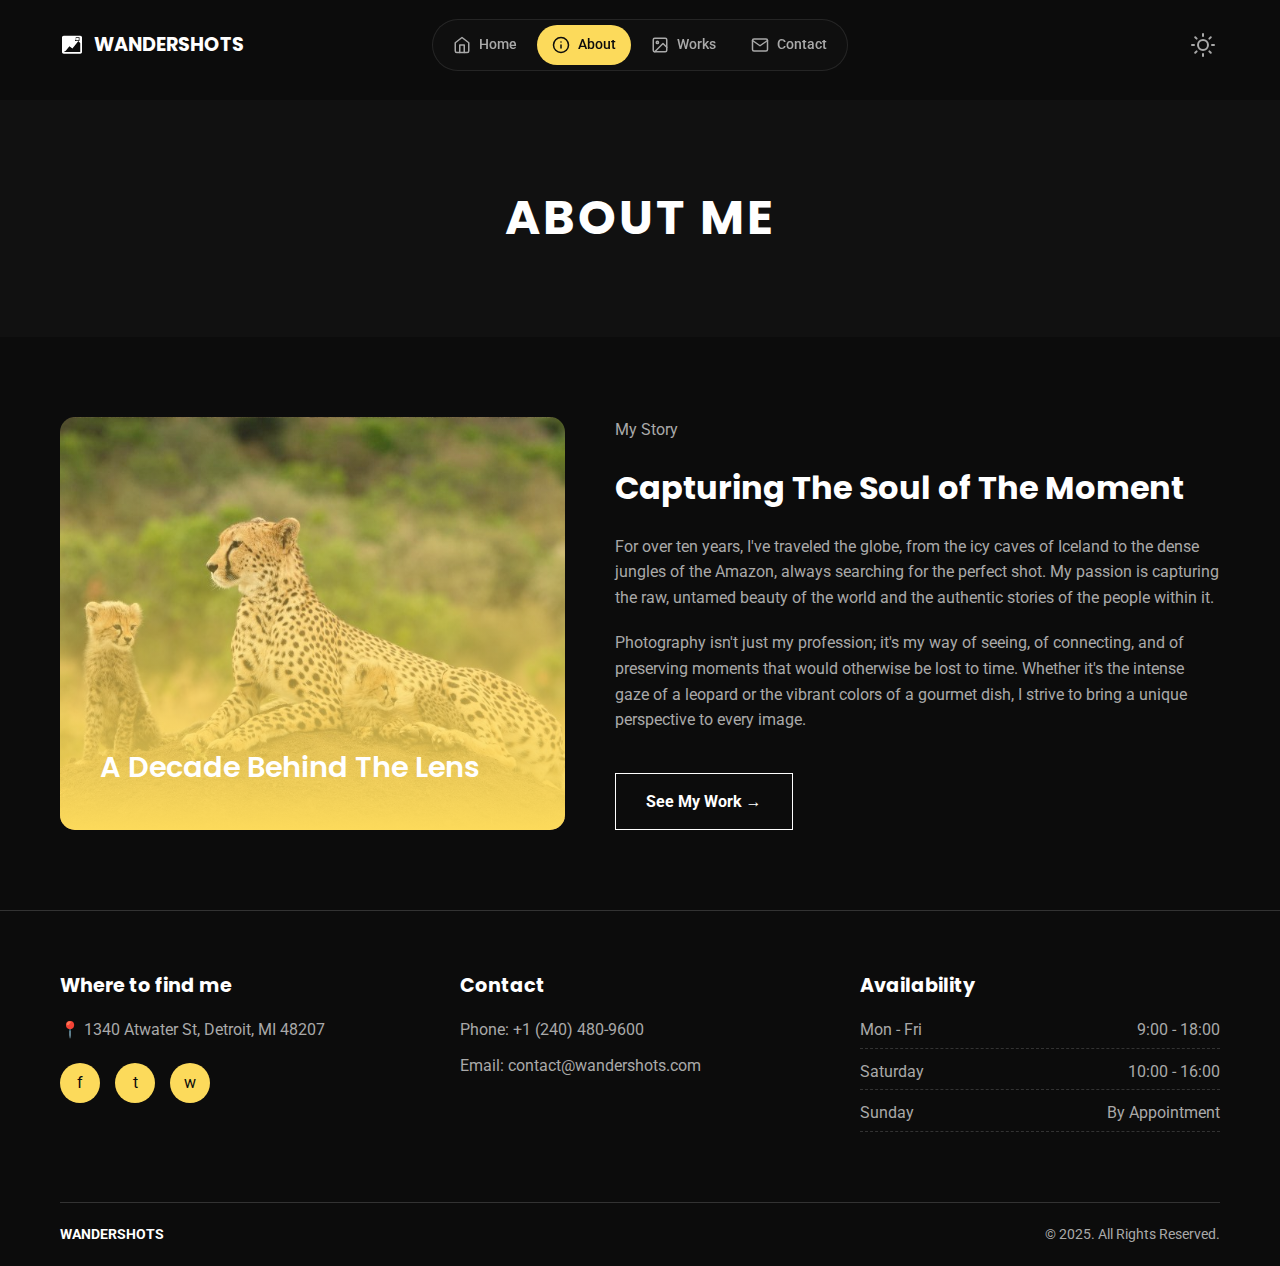
<file: about.html>
<!DOCTYPE html>
<html lang="en">
<head>
    <meta charset="UTF-8">
    <meta name="viewport" content="width=device-width, initial-scale=1.0">
    <title>About | WANDERSHOTS</title>
    <link rel="stylesheet" href="css/style.css">
    <link rel="preconnect" href="https://fonts.googleapis.com">
    <link rel="preconnect" href="https://fonts.gstatic.com" crossorigin>
    <link href="https://fonts.googleapis.com/css2?family=Dancing+Script:wght@700&family=Poppins:wght@400;700&family=Roboto:wght@400;500&display=swap" rel="stylesheet">
    <script>
      // Set theme instantly to avoid FOUC
      (function() {
        const theme = localStorage.getItem('theme');
        const prefersDark = window.matchMedia && window.matchMedia('(prefers-color-scheme: dark)').matches;
        if (theme === 'light') {
          document.documentElement.setAttribute('data-theme', 'light');
        } else if (theme === 'dark' || prefersDark) {
          document.documentElement.setAttribute('data-theme', 'dark');
        } else {
          document.documentElement.setAttribute('data-theme', 'dark');
        }
      })();
    </script>
</head>
<body>

    <header>
        <div class="container">
            <!-- Mobile Menu Toggle (Hamburger) -->
            <button class="mobile-menu-toggle" aria-label="Open navigation menu" aria-expanded="false">
                <svg class="hamburger-icon" xmlns="http://www.w3.org/2000/svg" width="24" height="24" viewBox="0 0 24 24" fill="none" stroke="currentColor" stroke-width="2" stroke-linecap="round" stroke-linejoin="round"><line x1="3" y1="12" x2="21" y2="12"></line><line x1="3" y1="6" x2="21" y2="6"></line><line x1="3" y1="18" x2="21" y2="18"></line></svg>
                <svg class="close-icon" xmlns="http://www.w3.org/2000/svg" width="24" height="24" viewBox="0 0 24 24" fill="none" stroke="currentColor" stroke-width="2" stroke-linecap="round" stroke-linejoin="round"><line x1="18" y1="6" x2="6" y2="18"></line><line x1="6" y1="6" x2="18" y2="18"></line></svg>
            </button>

            <a href="index.html" class="logo">
                <svg class="logo-icon" width="24" height="24" viewBox="0 0 24 24" fill="none" xmlns="http://www.w3.org/2000/svg">
                    <path d="M16.125 7.5H18.75V5.25H16.125V7.5Z" fill="currentColor"/>
                    <path d="M12 12C13.2426 12 14.25 11.0335 14.25 9.75C14.25 8.4665 13.2426 7.5 12 7.5C10.7574 7.5 9.75 8.4665 9.75 9.75C9.75 11.0335 10.7574 12 12 12Z" fill="currentColor"/>
                    <path fill-rule="evenodd" clip-rule="evenodd" d="M3.75 3H20.25C21.2165 3 22 3.7835 22 4.75V19.25C22 20.2165 21.2165 21 20.25 21H3.75C2.7835 21 2 20.2165 2 19.25V4.75C2 3.7835 2.7835 3 3.75 3ZM15 7.5C15.4142 7.5 15.75 7.16421 15.75 6.75V4.5H19.5V8.25H15V7.5ZM5.75971 18L9.40971 13.5L12.4097 15.75L18.4097 8.25L20.25 10.5V19.25H3.75L5.75971 18Z" fill="currentColor"/>
                </svg>                    
                <span>WANDERSHOTS</span>
            </a>

            <!-- Navigation Links (Desktop and Mobile Dropdown Content) -->
            <nav class="main-nav">
                <ul>
                    <li><a href="index.html">
                        <svg xmlns="http://www.w3.org/2000/svg" width="24" height="24" viewBox="0 0 24 24" fill="none" stroke="currentColor" stroke-width="2" stroke-linecap="round" stroke-linejoin="round" class="nav-icon"><path d="M3 9l9-7 9 7v11a2 2 0 0 1-2 2H5a2 2 0 0 1-2-2z"></path><polyline points="9 22 9 12 15 12 15 22"></polyline></svg>
                        <span>Home</span>
                    </a></li>
                    <li><a href="about.html" class="active">
                        <svg xmlns="http://www.w3.org/2000/svg" width="24" height="24" viewBox="0 0 24 24" fill="none" stroke="currentColor" stroke-width="2" stroke-linecap="round" stroke-linejoin="round" class="nav-icon"><circle cx="12" cy="12" r="10"></circle><line x1="12" y1="16" x2="12" y2="12"></line><line x1="12" y1="8" x2="12.01" y2="8"></line></svg>
                        <span>About</span>
                    </a></li>
                    <li><a href="works.html">
                        <svg xmlns="http://www.w3.org/2000/svg" width="24" height="24" viewBox="0 0 24 24" fill="none" stroke="currentColor" stroke-width="2" stroke-linecap="round" stroke-linejoin="round" class="nav-icon"><rect x="3" y="3" width="18" height="18" rx="2" ry="2"></rect><circle cx="8.5" cy="8.5" r="1.5"></circle><polyline points="21 15 16 10 5 21"></polyline></svg>
                        <span>Works</span>
                    </a></li>
                    <li><a href="contact.html">
                        <svg xmlns="http://www.w3.org/2000/svg" width="24" height="24" viewBox="0 0 24 24" fill="none" stroke="currentColor" stroke-width="2" stroke-linecap="round" stroke-linejoin="round" class="nav-icon"><path d="M4 4h16c1.1 0 2 .9 2 2v12c0 1.1-.9 2-2 2H4c-1.1 0-2-.9-2-2V6c0-1.1.9-2 2-2z"></path><polyline points="22,6 12,13 2,6"></polyline></svg>
                        <span>Contact</span>
                    </a></li>
                </ul>
            </nav>
            
            <!-- Theme Toggle -->
            <button id="theme-toggle" title="Toggle light/dark mode">
                <svg class="sun-icon" xmlns="http://www.w3.org/2000/svg" width="24" height="24" viewBox="0 0 24 24" fill="none" stroke="currentColor" stroke-width="2" stroke-linecap="round" stroke-linejoin="round"><circle cx="12" cy="12" r="5"></circle><line x1="12" y1="1" x2="12" y2="3"></line><line x1="12" y1="21" x2="12" y2="23"></line><line x1="4.22" y1="4.22" x2="5.64" y2="5.64"></line><line x1="18.36" y1="18.36" x2="19.78" y2="19.78"></line><line x1="1" y1="12" x2="3" y2="12"></line><line x1="21" y1="12" x2="23" y2="12"></line><line x1="4.22" y1="19.78" x2="5.64" y2="18.36"></line><line x1="18.36" y1="5.64" x2="19.78" y2="4.22"></line></svg>
                <svg class="moon-icon" xmlns="http://www.w3.org/2000/svg" width="24" height="24" viewBox="0 0 24 24" fill="none" stroke="currentColor" stroke-width="2" stroke-linecap="round" stroke-linejoin="round"><path d="M21 12.79A9 9 0 1 1 11.21 3 7 7 0 0 0 21 12.79z"></path></svg>
            </button>
        </div>
    </header>

    <main class="page-main">
        <section class="page-hero">
            <h1>ABOUT ME</h1>
        </section>

        <section class="about-content container">
            <div class="about-image-styled" style="background-image: url('images/sample.jpg');">
                <h3>A Decade Behind The Lens</h3>
            </div>
            <div class="about-text">
                <p class="section-subtitle">My Story</p>
                <h2>Capturing The Soul of The Moment</h2>
                <p>For over ten years, I've traveled the globe, from the icy caves of Iceland to the dense jungles of the Amazon, always searching for the perfect shot. My passion is capturing the raw, untamed beauty of the world and the authentic stories of the people within it.</p>
                <p>Photography isn't just my profession; it's my way of seeing, of connecting, and of preserving moments that would otherwise be lost to time. Whether it's the intense gaze of a leopard or the vibrant colors of a gourmet dish, I strive to bring a unique perspective to every image.</p>
                <a href="works.html" class="btn-light">See My Work →</a>
            </div>
        </section>
    </main>

    <footer class="main-footer">
        <div class="container">
            <div class="footer-grid">
                <div class="footer-col">
                    <h4>Where to find me</h4>
                    <p>📍 1340 Atwater St, Detroit, MI 48207</p>
                    <div class="social-icons">
                        <a href="#">f</a>
                        <a href="#">t</a>
                        <a href="#">w</a>
                    </div>
                </div>
                <div class="footer-col">
                    <h4>Contact</h4>
                    <p>Phone: +1 (240) 480-9600</p>
                    <p>Email: contact@wandershots.com</p>
                </div>
                <div class="footer-col">
                    <h4>Availability</h4>
                    <ul class="availability-list">
                        <li><span>Mon - Fri</span> <span>9:00 - 18:00</span></li>
                        <li><span>Saturday</span> <span>10:00 - 16:00</span></li>
                        <li><span>Sunday</span> <span>By Appointment</span></li>
                    </ul>
                </div>
            </div>
            <div class="copyright">
                <a href="index.html" class="logo">WANDERSHOTS</a>
                <p>© 2025. All Rights Reserved.</p>
            </div>
        </div>
    </footer>
    <script src="js/script.js"></script>
</body>
</html>
</file>
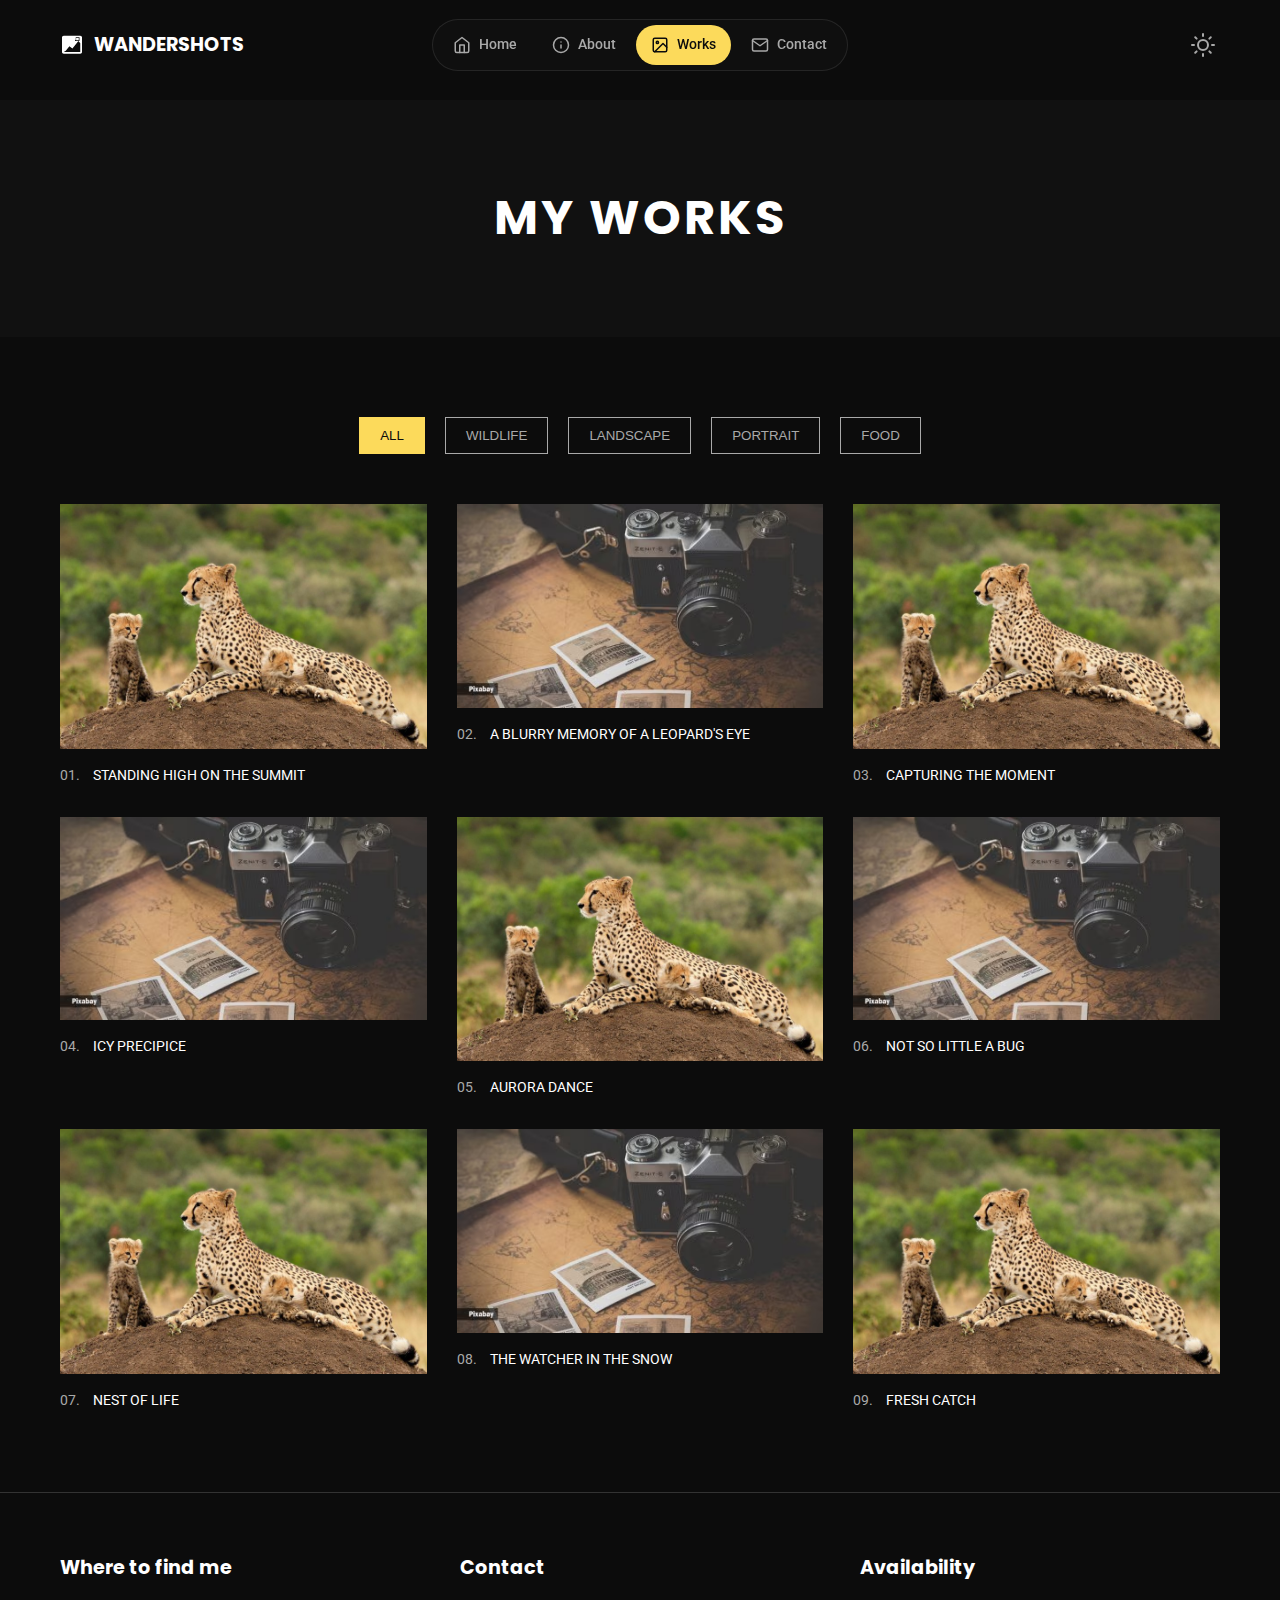
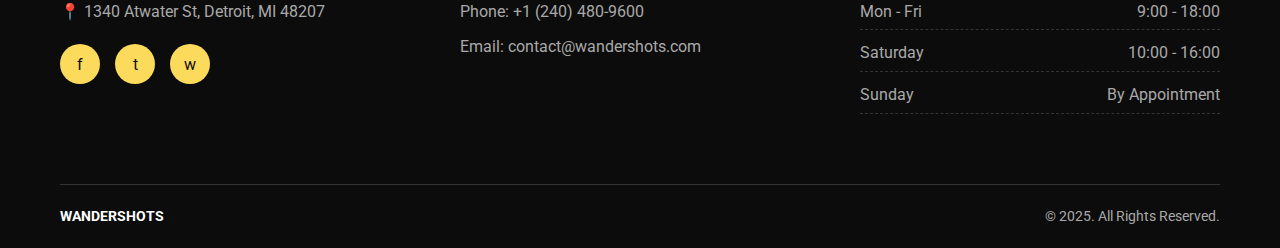
<file: works.html>
<!DOCTYPE html>
<html lang="en">
<head>
    <meta charset="UTF-8">
    <meta name="viewport" content="width=device-width, initial-scale=1.0">
    <title>Works | WanderShots</title>
    <link rel="stylesheet" href="css/style.css">
    <link rel="preconnect" href="https://fonts.googleapis.com">
    <link rel="preconnect" href="https://fonts.gstatic.com" crossorigin>
    <link href="https://fonts.googleapis.com/css2?family=Dancing+Script:wght@700&family=Poppins:wght@400;700&family=Roboto:wght@400;500&display=swap" rel="stylesheet">
    <script>
      // Set theme instantly to avoid FOUC
      (function() {
        const theme = localStorage.getItem('theme');
        const prefersDark = window.matchMedia && window.matchMedia('(prefers-color-scheme: dark)').matches;
        if (theme === 'light') {
          document.documentElement.setAttribute('data-theme', 'light');
        } else if (theme === 'dark' || prefersDark) {
          document.documentElement.setAttribute('data-theme', 'dark');
        } else {
          document.documentElement.setAttribute('data-theme', 'dark');
        }
      })();
    </script>
</head>
<body>

    <header>
        <div class="container">
            <!-- Mobile Menu Toggle (Hamburger) -->
            <button class="mobile-menu-toggle" aria-label="Open navigation menu" aria-expanded="false">
                <svg class="hamburger-icon" xmlns="http://www.w3.org/2000/svg" width="24" height="24" viewBox="0 0 24 24" fill="none" stroke="currentColor" stroke-width="2" stroke-linecap="round" stroke-linejoin="round"><line x1="3" y1="12" x2="21" y2="12"></line><line x1="3" y1="6" x2="21" y2="6"></line><line x1="3" y1="18" x2="21" y2="18"></line></svg>
                <svg class="close-icon" xmlns="http://www.w3.org/2000/svg" width="24" height="24" viewBox="0 0 24 24" fill="none" stroke="currentColor" stroke-width="2" stroke-linecap="round" stroke-linejoin="round"><line x1="18" y1="6" x2="6" y2="18"></line><line x1="6" y1="6" x2="18" y2="18"></line></svg>
            </button>

            <a href="index.html" class="logo">
                <svg class="logo-icon" width="24" height="24" viewBox="0 0 24 24" fill="none" xmlns="http://www.w3.org/2000/svg">
                    <path d="M16.125 7.5H18.75V5.25H16.125V7.5Z" fill="currentColor"/>
                    <path d="M12 12C13.2426 12 14.25 11.0335 14.25 9.75C14.25 8.4665 13.2426 7.5 12 7.5C10.7574 7.5 9.75 8.4665 9.75 9.75C9.75 11.0335 10.7574 12 12 12Z" fill="currentColor"/>
                    <path fill-rule="evenodd" clip-rule="evenodd" d="M3.75 3H20.25C21.2165 3 22 3.7835 22 4.75V19.25C22 20.2165 21.2165 21 20.25 21H3.75C2.7835 21 2 20.2165 2 19.25V4.75C2 3.7835 2.7835 3 3.75 3ZM15 7.5C15.4142 7.5 15.75 7.16421 15.75 6.75V4.5H19.5V8.25H15V7.5ZM5.75971 18L9.40971 13.5L12.4097 15.75L18.4097 8.25L20.25 10.5V19.25H3.75L5.75971 18Z" fill="currentColor"/>
                </svg>                    
                <span>WANDERSHOTS</span>
            </a>

            <!-- Navigation Links (Desktop and Mobile Dropdown Content) -->
            <nav class="main-nav">
                <ul>
                    <li><a href="index.html">
                        <svg xmlns="http://www.w3.org/2000/svg" width="24" height="24" viewBox="0 0 24 24" fill="none" stroke="currentColor" stroke-width="2" stroke-linecap="round" stroke-linejoin="round" class="nav-icon"><path d="M3 9l9-7 9 7v11a2 2 0 0 1-2 2H5a2 2 0 0 1-2-2z"></path><polyline points="9 22 9 12 15 12 15 22"></polyline></svg>
                        <span>Home</span>
                    </a></li>
                    <li><a href="about.html">
                        <svg xmlns="http://www.w3.org/2000/svg" width="24" height="24" viewBox="0 0 24 24" fill="none" stroke="currentColor" stroke-width="2" stroke-linecap="round" stroke-linejoin="round" class="nav-icon"><circle cx="12" cy="12" r="10"></circle><line x1="12" y1="16" x2="12" y2="12"></line><line x1="12" y1="8" x2="12.01" y2="8"></line></svg>
                        <span>About</span>
                    </a></li>
                    <li><a href="works.html" class="active">
                        <svg xmlns="http://www.w3.org/2000/svg" width="24" height="24" viewBox="0 0 24 24" fill="none" stroke="currentColor" stroke-width="2" stroke-linecap="round" stroke-linejoin="round" class="nav-icon"><rect x="3" y="3" width="18" height="18" rx="2" ry="2"></rect><circle cx="8.5" cy="8.5" r="1.5"></circle><polyline points="21 15 16 10 5 21"></polyline></svg>
                        <span>Works</span>
                    </a></li>
                    <li><a href="contact.html">
                        <svg xmlns="http://www.w3.org/2000/svg" width="24" height="24" viewBox="0 0 24 24" fill="none" stroke="currentColor" stroke-width="2" stroke-linecap="round" stroke-linejoin="round" class="nav-icon"><path d="M4 4h16c1.1 0 2 .9 2 2v12c0 1.1-.9 2-2 2H4c-1.1 0-2-.9-2-2V6c0-1.1.9-2 2-2z"></path><polyline points="22,6 12,13 2,6"></polyline></svg>
                        <span>Contact</span>
                    </a></li>
                </ul>
            </nav>
            
            <!-- Theme Toggle -->
            <button id="theme-toggle" title="Toggle light/dark mode">
                <svg class="sun-icon" xmlns="http://www.w3.org/2000/svg" width="24" height="24" viewBox="0 0 24 24" fill="none" stroke="currentColor" stroke-width="2" stroke-linecap="round" stroke-linejoin="round"><circle cx="12" cy="12" r="5"></circle><line x1="12" y1="1" x2="12" y2="3"></line><line x1="12" y1="21" x2="12" y2="23"></line><line x1="4.22" y1="4.22" x2="5.64" y2="5.64"></line><line x1="18.36" y1="18.36" x2="19.78" y2="19.78"></line><line x1="1" y1="12" x2="3" y2="12"></line><line x1="21" y1="12" x2="23" y2="12"></line><line x1="4.22" y1="19.78" x2="5.64" y2="18.36"></line><line x1="18.36" y1="5.64" x2="19.78" y2="4.22"></line></svg>
                <svg class="moon-icon" xmlns="http://www.w3.org/2000/svg" width="24" height="24" viewBox="0 0 24 24" fill="none" stroke="currentColor" stroke-width="2" stroke-linecap="round" stroke-linejoin="round"><path d="M21 12.79A9 9 0 1 1 11.21 3 7 7 0 0 0 21 12.79z"></path></svg>
            </button>
        </div>
    </header>

    <main class="page-main">
        <section class="page-hero">
            <h1>MY WORKS</h1>
        </section>

        <section class="works-gallery container">
            <div class="works-filters">
                <button class="filter-btn active" data-filter="all">All</button>
                <button class="filter-btn" data-filter="wildlife">Wildlife</button>
                <button class="filter-btn" data-filter="landscape">Landscape</button>
                <button class="filter-btn" data-filter="portrait">Portrait</button>
                <button class="filter-btn" data-filter="food">Food</button>
            </div>

            <div class="full-works-grid">
                <!-- Items will be filtered by JS -->
                <div class="work-item" data-category="landscape">
                    <img src="images/sample.jpg" alt="Skyscraper in fog">
                    <p><span>01.</span> STANDING HIGH ON THE SUMMIT</p>
                </div>
                <div class="work-item" data-category="wildlife">
                    <img src="images/sample2.jpg" alt="Leopard close-up">
                    <p><span>02.</span> A BLURRY MEMORY OF A LEOPARD'S EYE</p>
                </div>
                <div class="work-item" data-category="portrait">
                    <img src="images/sample.jpg" alt="Girl with camera">
                    <p><span>03.</span> CAPTURING THE MOMENT</p>
                </div>
                <div class="work-item" data-category="landscape">
                    <img src="images/sample2.jpg" alt="Person in an ice cave">
                    <p><span>04.</span> ICY PRECIPICE</p>
                </div>
                <div class="work-item" data-category="landscape">
                    <img src="images/sample.jpg" alt="Aurora Borealis">
                    <p><span>05.</span> AURORA DANCE</p>
                </div>
                <div class="work-item" data-category="wildlife">
                    <img src="images/sample2.jpg" alt="Bug on a plant">
                    <p><span>06.</span> NOT SO LITTLE A BUG</p>
                </div>
                <div class="work-item" data-category="wildlife">
                    <img src="images/sample.jpg" alt="Baby birds in a nest">
                    <p><span>07.</span> NEST OF LIFE</p>
                </div>
                <div class="work-item" data-category="wildlife">
                    <img src="images/sample2.jpg" alt="Deer in the snow">
                    <p><span>08.</span> THE WATCHER IN THE SNOW</p>
                </div>
                <div class="work-item" data-category="food">
                    <img src="images/sample.jpg" alt="Salmon Salad">
                    <p><span>09.</span> FRESH CATCH</p>
                </div>
            </div>
        </section>
    </main>

    <footer class="main-footer">
        <div class="container">
            <div class="footer-grid">
                <div class="footer-col">
                    <h4>Where to find me</h4>
                    <p>📍 1340 Atwater St, Detroit, MI 48207</p>
                    <div class="social-icons">
                        <a href="#">f</a>
                        <a href="#">t</a>
                        <a href="#">w</a>
                    </div>
                </div>
                <div class="footer-col">
                    <h4>Contact</h4>
                    <p>Phone: +1 (240) 480-9600</p>
                    <p>Email: contact@wandershots.com</p>
                </div>
                <div class="footer-col">
                    <h4>Availability</h4>
                    <ul class="availability-list">
                        <li><span>Mon - Fri</span> <span>9:00 - 18:00</span></li>
                        <li><span>Saturday</span> <span>10:00 - 16:00</span></li>
                        <li><span>Sunday</span> <span>By Appointment</span></li>
                    </ul>
                </div>
            </div>
            <div class="copyright">
                <a href="index.html" class="logo">WANDERSHOTS</a>
                <p>© 2025. All Rights Reserved.</p>
            </div>
        </div>
    </footer>
    <script src="js/script.js"></script>
</body>
</html>
</file>
<file: css/style.css>
/* --- Global Styles & Variables --- */
:root, [data-theme="light"] {
    --primary-accent: #b9916b; /* Warm Tan/Brown */
    --bg-main: #fdfaf6;      /* Creamy Off-white */
    --text-main: #4a423a;      /* Dark Brown */
    --text-on-accent: #ffffff;
    --text-secondary: #8d837a;      /* Lighter Brown-Gray */
    --border-color: #e0d9d1;
    --input-bg: #fff;
    --header-text: #4a423a;
    --header-text-secondary: #8d837a;
    --hero-text-color: #4a423a;
    --hero-bg-overlay: none;
    --hero-title-font: 'Poppins', sans-serif;
    --hero-title-size: 6rem;
    --gallery-item-filter: none;
    --card-bg: rgba(255, 255, 255, 0.7);
    --card-bg-darker: #f4e9dd;
    --timeline-dot-bg: #fff;
}

[data-theme="dark"] {
    --primary-accent: #FCDA5B; /* Yellow */
    --bg-main: #0C0C0C;
    --text-main: #FFFFFF;
    --text-on-accent: #0C0C0C;
    --text-secondary: #A9A9A9;
    --border-color: #333;
    --input-bg: #1a1a1a;
    --header-text: #FFFFFF;
    --header-text-secondary: #A9A9A9;
    --hero-text-color: #FFFFFF;
    --hero-bg-overlay: none;
    --hero-title-font: 'Poppins', sans-serif;
    --hero-title-size: 6rem;
    --gallery-item-filter: grayscale(100%);
    --card-bg: rgba(20, 20, 20, 0.7);
    --card-bg-darker: #1a1a1a;
    --timeline-dot-bg: #0C0C0C;
}

* {
    margin: 0;
    padding: 0;
    box-sizing: border-box;
}

body {
    font-family: 'Roboto', sans-serif;
    background-color: var(--bg-main);
    color: var(--text-main);
    line-height: 1.6;
    transition: background-color 0.3s ease, color 0.3s ease;
}

.container {
    max-width: 1200px;
    margin: 0 auto;
    padding: 0 20px;
}

a {
    color: var(--text-main);
    text-decoration: none;
    transition: color 0.3s ease;
}

ul {
    list-style: none;
}

h1, h2, h3, h4 {
    font-family: 'Poppins', sans-serif;
    font-weight: 700;
}

.section-subtitle {
    color: var(--text-secondary);
    margin-bottom: 5px;
}

.section-title {
    margin-bottom: 50px;
    font-size: 2.5rem;
}

/* --- Header & Navigation --- */
header {
    padding: 15px 0;
    position: absolute;
    width: 100%;
    z-index: 10;
}

header .container {
    position: relative;
    display: flex;
    justify-content: center; /* This will center the nav horizontally */
    align-items: center;
    height: 60px; /* Gives a stable height for absolute positioning */
}

header .logo {
    position: absolute;
    left: 20px; /* Matches .container horizontal padding */
    top: 50%;
    transform: translateY(-50%);
    font-family: 'Poppins', sans-serif;
    font-weight: 700;
    font-size: 1.2rem;
    text-transform: uppercase;
    display: flex;
    align-items: center;
    gap: 10px;
    color: var(--header-text);
    flex-shrink: 0;
}

.logo-icon {
    height: 24px;
    width: auto;
}

/* Desktop Navigation - Pill Style */
nav.main-nav {
    background: rgba(20, 20, 20, 0.4);
    border: 1px solid rgba(128, 128, 128, 0.2);
    border-radius: 50px;
    padding: 5px;
    backdrop-filter: blur(10px);
}
[data-theme="light"] nav.main-nav {
    background: rgba(255, 255, 255, 0.5);
    border-color: rgba(0, 0, 0, 0.1);
}

nav.main-nav ul {
    display: flex;
    gap: 5px;
}

nav.main-nav a {
    display: flex;
    align-items: center;
    gap: 8px;
    padding: 8px 15px;
    border-radius: 40px;
    font-weight: 500;
    font-size: 0.9rem;
    color: var(--header-text-secondary);
    transition: all 0.2s ease-in-out;
    text-transform: none;
}
.nav-icon {
    width: 18px;
    height: 18px;
    stroke-width: 2;
}

nav.main-nav a:hover {
    color: var(--header-text);
    background-color: rgba(255, 255, 255, 0.1);
}
[data-theme="light"] nav.main-nav a:hover {
    background-color: rgba(0, 0, 0, 0.05);
}

nav.main-nav a.active {
    background-color: var(--primary-accent);
    color: var(--text-on-accent);
}

[data-theme="light"] nav.main-nav a.active {
    background-color: var(--primary-accent);
    color: var(--text-on-accent);
}

.mobile-menu-toggle {
    display: none;
    background: none;
    border: none;
    cursor: pointer;
    padding: 5px;
    z-index: 1001; /* Above mobile menu */
    color: var(--header-text);
}
.mobile-menu-toggle .close-icon {
    display: none;
}

/* --- Theme Toggle Button --- */
#theme-toggle {
    background: none;
    border: none;
    cursor: pointer;
    color: var(--header-text-secondary);
    padding: 5px;
    flex-shrink: 0;
}
header #theme-toggle {
    position: absolute;
    right: 20px; /* Matches .container horizontal padding */
    top: 50%;
    transform: translateY(-50%);
}

#theme-toggle:hover {
    color: var(--header-text);
}
#theme-toggle .sun-icon { display: none; }
#theme-toggle .moon-icon { display: block; }

[data-theme="dark"] #theme-toggle .sun-icon { display: block; }
[data-theme="dark"] #theme-toggle .moon-icon { display: none; }


/* --- Hero Section --- */
.hero {
    padding: 150px 0 60px;
    background-color: var(--bg-main);
    --hero-bg-image-url: url('../images/sample.jpg'); /* Default image matches initial active slide */
    background-image: var(--hero-bg-overlay), var(--hero-bg-image-url);
    background-size: cover;
    background-position: center;
    transition: background 0.5s ease-in-out;
    display: flex;
    justify-content: center;
    align-items: center;
    text-align: center;
}

.hero-content h1 {
    font-family: var(--hero-title-font);
    font-size: var(--hero-title-size);
    letter-spacing: 1px;
    color: var(--hero-text-color);
    line-height: 1.2;
    font-weight: 700;
}

.hero-content p {
    font-size: 1.2rem;
    letter-spacing: 8px;
    text-transform: uppercase;
    color: var(--text-secondary);
}

/* --- Mini Gallery Section --- */
.mini-gallery {
    padding: 30px 0;
    background: var(--bg-main);
    overflow: hidden;
}

.gallery-container {
    display: flex;
    align-items: center;
    justify-content: center;
    gap: 20px;
}

.gallery-wrapper {
    display: flex;
    justify-content: center;
    align-items: center;
    gap: 15px;
}

.gallery-arrow {
    background-color: var(--primary-accent);
    color: var(--text-on-accent);
    border: none;
    border-radius: 50%;
    width: 40px;
    height: 40px;
    font-size: 1.5rem;
    font-weight: bold;
    cursor: pointer;
    display: flex;
    align-items: center;
    justify-content: center;
    flex-shrink: 0;
}

.gallery-item {
    width: 180px;
    height: 120px;
    transition: all 0.4s ease;
    opacity: 0.7;
    transform: scale(0.9);
    filter: var(--gallery-item-filter);
}

.gallery-item.active {
    border: 3px solid var(--primary-accent);
    transform: scale(1.1);
    opacity: 1;
    z-index: 2;
    filter: none;
}

.gallery-item img {
    width: 100%;
    height: 100%;
    object-fit: cover;
}

/* --- Info Bar --- */
.info-bar {
    display: flex;
    justify-content: space-between;
    align-items: center;
    padding: 30px 20px;
    border-bottom: 1px solid var(--border-color);
    font-size: 0.8rem;
    font-weight: 400;
    color: var(--text-secondary);
    text-transform: uppercase;
    letter-spacing: 2px;
}

/* --- Experience Section --- */
.experience {
    background-color: var(--primary-accent);
    color: var(--text-on-accent);
    padding: 80px 0;
}

.experience-content {
    display: flex;
    gap: 60px;
}

.experience-left, .experience-right {
    flex: 1;
}

.experience-left h2 {
    font-size: 2.5rem;
    margin-bottom: 30px;
    text-transform: uppercase;
    line-height: 1.3;
}

.experience-left img {
    width: 100%;
    object-fit: cover;
}

.experience-right ul {
    margin-bottom: 30px;
}

.experience-right li {
    padding: 15px 0;
    border-bottom: 1px solid rgba(255,255,255,0.3);
    position: relative;
}
[data-theme="light"] .experience-right li {
    border-bottom-color: rgba(0,0,0,0.2);
}

.experience-right a {
    color: var(--text-on-accent);
    font-weight: 500;
    display: block;
    text-transform: uppercase;
}

.experience-right li a::after {
    content: '→';
    position: absolute;
    right: 0;
    top: 50%;
    transform: translateY(-50%);
    font-weight: bold;
    color: var(--text-on-accent);
}

/* --- Button Styles --- */
.btn-dark {
    display: inline-block;
    background: var(--text-main);
    color: var(--bg-main);
    padding: 15px 30px;
    font-weight: bold;
    text-transform: uppercase;
    border: none;
    cursor: pointer;
    transition: background-color 0.3s ease;
}

.btn-light {
    display: inline-block;
    border: 1px solid var(--text-main);
    color: var(--text-main);
    padding: 15px 30px;
    font-weight: bold;
    background: transparent;
    transition: all 0.3s ease;
}
.btn-light:hover {
    background: var(--text-main);
    color: var(--bg-main);
}
[data-theme="light"] .btn-light {
    border-color: var(--primary-accent);
    color: var(--primary-accent);
}
[data-theme="light"] .btn-light:hover {
    background: var(--primary-accent);
    color: var(--text-on-accent);
}

/* Specific button overrides */
.experience .btn-dark, .cta .btn-dark {
    background: var(--bg-main);
    color: var(--text-main);
}
[data-theme="dark"] .experience .btn-dark {
    background: var(--text-main);
    color: var(--bg-main);
}
[data-theme="light"] .cta .btn-dark {
    background: var(--bg-main);
    color: var(--primary-accent);
}

.about-me-btn {
    border-radius: 50px;
    padding: 12px 25px;
    display: inline-flex;
    align-items: center;
    gap: 10px;
    font-size: 0.9rem;
    margin-bottom: 30px;
}
.about-me-btn::after {
    content: '→';
    display: inline-block;
    border: 1px solid var(--bg-main);
    background: var(--bg-main);
    color: var(--primary-accent);
    border-radius: 50%;
    width: 22px;
    height: 22px;
    line-height: 22px;
    text-align: center;
    font-size: 14px;
}

.experience-right img {
    width: 100%;
    object-fit: cover;
}

/* --- Services Section --- */
#services {
    padding: 80px 0;
    background-image: linear-gradient(rgba(0,0,0,0.6), rgba(0,0,0,0.6)), url('images/sample.jpg');
    background-size: cover;
    background-position: center;
    background-attachment: fixed;
}
[data-theme="light"] #services {
     background-image: linear-gradient(rgba(253, 250, 246, 0.8), rgba(253, 250, 246, 0.8)), url('images/sample.jpg');
}

.services-grid {
    display: grid;
    grid-template-columns: 1fr 1fr;
    gap: 40px;
}
.service-card {
    background-color: var(--card-bg);
    padding: 40px;
    border-radius: 15px;
    backdrop-filter: blur(5px);
}
.service-card .service-category-title {
    color: var(--text-secondary);
    font-size: 0.9rem;
}
.service-card h3 {
    font-size: 2rem;
    margin-bottom: 30px;
    color: var(--text-main);
}
.service-item {
    padding: 20px 0;
    border-bottom: 1px solid var(--border-color);
}
.service-item:last-child {
    border-bottom: none;
}
.service-item-header {
    display: flex;
    justify-content: space-between;
    align-items: center;
    margin-bottom: 5px;
}
.service-item-name {
    font-size: 1.2rem;
    font-weight: 500;
    display: flex;
    align-items: center;
    color: var(--text-main);
}
.service-item-recommend {
    background-color: var(--primary-accent);
    color: var(--text-on-accent);
    font-size: 0.7rem;
    padding: 3px 10px;
    border-radius: 20px;
    margin-left: 10px;
    text-transform: uppercase;
}
.service-item-price {
    font-size: 1.2rem;
    font-weight: 500;
    color: var(--text-main);
}
.service-item-description {
    color: var(--text-secondary);
    font-size: 0.9rem;
}

/* --- Testimonials Section --- */
#testimonials {
    padding: 80px 0;
    background: var(--bg-main);
}
#testimonials .section-title, #testimonials .section-subtitle {
    text-align: center;
}
.testimonials-container {
    position: relative;
    max-width: 600px;
    margin: 0 auto;
}
.timeline {
    position: absolute;
    left: 50%;
    top: 20px;
    bottom: 20px;
    width: 2px;
    background-color: var(--border-color);
    transform: translateX(-50%);
}
.testimonial-card {
    background-color: var(--bg-main);
    border: 1px solid var(--border-color);
    color: var(--text-main);
    border-radius: 15px;
    padding: 25px;
    margin-bottom: 40px;
    position: relative;
    width: calc(100% - 40px);
}
.testimonial-card:nth-child(even) { margin-left: 40px; }
.testimonial-card:nth-child(odd) { margin-right: 40px; }
.testimonial-card::before { /* Timeline dot */
    content: '';
    position: absolute;
    top: 30px;
    width: 16px;
    height: 16px;
    border-radius: 50%;
    background-color: var(--timeline-dot-bg);
    border: 3px solid var(--primary-accent);
    z-index: 1;
}
.testimonial-card:nth-child(even)::before { left: -48px; }
.testimonial-card:nth-child(odd)::before { right: -48px; }
.testimonial-header {
    display: flex;
    align-items: center;
    margin-bottom: 20px;
}
.testimonial-avatar {
    width: 60px;
    height: 60px;
    border-radius: 50%;
    margin-right: 15px;
    object-fit: cover;
}
.testimonial-author .name { font-weight: 700; color: var(--text-main); }
.testimonial-author .title { font-size: 0.9rem; color: var(--text-secondary); }
.testimonial-body { background-color: var(--card-bg-darker); padding: 20px; border-radius: 10px; }
.testimonial-body p { font-style: italic; margin-bottom: 15px; }
.testimonial-rating { display: flex; justify-content: space-between; align-items: center; }
.rating-text { font-weight: 500; }
.stars { color: var(--primary-accent); font-size: 1.2rem; }


/* --- CTA Section --- */
.cta {
    background: var(--primary-accent);
    padding: 60px 0;
}

.cta-content {
    display: flex;
    justify-content: space-between;
    align-items: center;
}

.cta h2 {
    font-size: 2rem;
    color: var(--text-on-accent);
}

/* --- Footer --- */
.main-footer {
    padding: 60px 20px 20px;
    background: var(--bg-main);
    border-top: 1px solid var(--border-color);
}
.footer-grid {
    display: grid;
    grid-template-columns: repeat(3, 1fr);
    gap: 40px;
    margin-bottom: 60px;
}
.footer-col h4 {
    font-size: 1.2rem;
    margin-bottom: 15px;
    color: var(--text-main);
}
.footer-col p, .footer-col li {
    margin-bottom: 10px;
    color: var(--text-secondary);
}
.social-icons {
    display: flex;
    gap: 15px;
    margin-top: 20px;
}
.social-icons a {
    width: 40px;
    height: 40px;
    display: flex;
    justify-content: center;
    align-items: center;
    background-color: var(--primary-accent);
    color: var(--text-on-accent);
    border-radius: 50%;
    transition: transform 0.3s ease;
}
.social-icons a:hover {
    transform: scale(1.1);
}
.availability-list li {
    display: flex;
    justify-content: space-between;
    border-bottom: 1px dashed var(--border-color);
    padding-bottom: 5px;
}
.copyright {
    display: flex;
    justify-content: space-between;
    align-items: center;
    text-align: center;
    padding-top: 20px;
    border-top: 1px solid var(--border-color);
    font-size: 0.9rem;
    color: var(--text-secondary);
}
.copyright .logo {
    font-weight: 700;
    text-transform: uppercase;
}


/* --- GENERIC PAGE STYLES (About, Works, Contact) --- */
.page-main {
    padding-top: 100px; /* Offset for absolute header */
    background-color: var(--bg-main);
}

.page-hero {
    text-align: center;
    padding: 80px 0;
    background: var(--primary-accent);
}
[data-theme="dark"] .page-hero {
      background: #111;
}

.page-hero h1 {
    font-size: 3rem;
    text-transform: uppercase;
    letter-spacing: 3px;
    color: #ffffff;
}


/* --- ABOUT PAGE --- */
.about-content {
    display: grid;
    grid-template-columns: 1fr 1.2fr;
    gap: 50px;
    align-items: center;
    padding: 80px 20px;
}
.about-image-styled {
    background-size: cover;
    background-position: center;
    padding: 40px;
    border-radius: 15px;
    color: #fff;
    height: 100%;
    min-height: 400px;
    display: flex;
    flex-direction: column;
    justify-content: flex-end;
    position: relative;
}
.about-image-styled::before {
    content: '';
    position: absolute;
    top: 0; left: 0; right: 0; bottom: 0;
    background: linear-gradient(transparent, var(--primary-accent));
    border-radius: 15px;
    z-index: 1;
}
.about-image-styled h3 {
    position: relative;
    z-index: 2;
    font-size: 1.8rem;
    font-weight: 600;
}
.about-text { flex: 1.5; }
.about-text h2 { font-size: 2rem; margin-bottom: 20px; color: var(--text-main); }
.about-text p { margin-bottom: 20px; color: var(--text-secondary); }
.about-text .btn-light { margin-top: 20px; }

/* --- WORKS PAGE --- */
.works-gallery { padding: 80px 20px; }
.works-filters {
    display: flex;
    justify-content: center;
    gap: 20px;
    margin-bottom: 50px;
    flex-wrap: wrap;
}
.filter-btn {
    background: none;
    border: 1px solid var(--text-secondary);
    color: var(--text-secondary);
    padding: 10px 20px;
    cursor: pointer;
    text-transform: uppercase;
    transition: all 0.3s ease;
}
.filter-btn:hover, .filter-btn.active {
    background: var(--primary-accent);
    color: var(--text-on-accent);
    border-color: var(--primary-accent);
}
.full-works-grid {
    display: grid;
    grid-template-columns: repeat(auto-fit, minmax(300px, 1fr));
    gap: 30px;
}
.full-works-grid .work-item img {
    width: 100%;
    height: auto;
    display: block;
    margin-bottom: 15px;
}
.full-works-grid .work-item p {
    text-align: left;
    font-size: 0.9rem;
    color: var(--text-main);
}
.full-works-grid .work-item span {
    color: var(--text-secondary);
    margin-right: 10px;
}

/* --- CONTACT PAGE --- */
#contact-hero {
    padding: 80px 0;
    background-image: linear-gradient(rgba(0,0,0,0.6), rgba(0,0,0,0.6)), url('images/sample2.jpg');
    background-size: cover;
    background-position: center;
}
[data-theme="light"] #contact-hero {
    background-image: linear-gradient(rgba(185, 145, 107, 0.9), rgba(185, 145, 107, 0.9)), url('images/sample2.jpg');
}
#contact-hero .section-subtitle, #contact-hero .section-title {
    text-align: center;
    color: #fff;
}
[data-theme="light"] #contact-hero .section-subtitle {
    color: #fdfaf6;
}
.contact-section {
    display: flex;
    gap: 50px;
    padding: 40px 0 0 0;
    color: #fff;
}
.contact-form { flex: 1.5; }
.contact-info { flex: 1; }

.contact-form h3, .contact-info h3 {
    font-size: 1.5rem;
    margin-bottom: 20px;
    padding-bottom: 10px;
    border-bottom: 1px solid rgba(255,255,255,0.3);
    color: #fff;
}
.contact-form form {
    display: flex;
    flex-direction: column;
    gap: 20px;
}
.contact-form .form-grid {
    display: grid;
    grid-template-columns: 1fr 1fr;
    gap: 20px;
}
.contact-form input, .contact-form textarea {
    background: rgba(255, 255, 255, 0.1);
    border: 1px solid rgba(255, 255, 255, 0.3);
    color: #fff;
    padding: 15px;
    font-family: inherit;
    border-radius: 5px;
}
.contact-form input::placeholder, .contact-form textarea::placeholder {
    color: rgba(255,255,255,0.7);
}
.contact-form .btn-dark {
    align-self: flex-start;
    background-color: #fff;
    color: var(--primary-accent);
}
.contact-info p {
    color: #eee;
    margin-bottom: 20px;
}
.contact-info ul li {
    margin-bottom: 10px;
    color: #fff;
}
.contact-info ul li strong {
    color: #fff;
}
[data-theme="light"] .contact-form input, [data-theme="light"] .contact-form textarea {
    background: rgba(255, 255, 255, 0.8);
    border-color: transparent;
    color: var(--text-main);
}
[data-theme="light"] .contact-form input::placeholder, [data-theme="light"] .contact-form textarea::placeholder {
    color: var(--text-secondary);
}
[data-theme="light"] .contact-form .btn-dark {
    background-color: var(--text-main);
    color: var(--bg-main);
}

.contact-info .map-container {
    margin-top: 25px;
    border-radius: 8px;
    overflow: hidden;
    line-height: 0;
}
.contact-info .map-container iframe {
    filter: none; /* Ensure map is always in color */
}

/* --- RESPONSIVENESS --- */
@media (max-width: 992px) {
    .hero-content h1 { font-size: 4rem; }
    .experience-content { flex-direction: column; }
    .works-grid { grid-template-columns: repeat(2, 1fr); }
    .cta-content { flex-direction: column; text-align: center; gap: 20px; }
    .about-content { grid-template-columns: 1fr; text-align: center; }
    .services-grid { grid-template-columns: 1fr; }
    .footer-grid { grid-template-columns: 1fr; }
    .contact-section { flex-direction: column; }

    /* Hide text on nav links to save space */
    nav.main-nav a span {
        display: none;
    }
    nav.main-nav a {
        padding: 10px;
    }
}

@media (max-width: 768px) {
    .hero {
        padding: 120px 0 50px;
    }
    .hero-content h1 {
        font-size: 3.5rem;
    }
    .hero-content p {
        letter-spacing: 4px;
    }

    .info-bar { flex-direction: column; gap: 10px; text-align: center; }
    .works-grid { grid-template-columns: 1fr; }

    /* START: Mobile Gallery Slider Layout Update */
    .gallery-container {
        display: grid;
        grid-template-columns: 1fr 1fr;
        grid-template-rows: auto auto;
        gap: 20px;
        align-items: center;
    }
    .gallery-arrow.prev {
        grid-column: 1 / 2;
        grid-row: 1 / 2;
        justify-self: start;
    }
    .gallery-arrow.next {
        grid-column: 2 / 3;
        grid-row: 1 / 2;
        justify-self: end;
    }
    .gallery-wrapper {
        grid-column: 1 / -1;
        grid-row: 2 / 3;
        display: flex;
        justify-content: center;
        align-items: center;
        gap: 10px;
    }
    .gallery-item {
        display: block;
        flex-shrink: 0;
        width: 70vw;
        height: auto;
        transform: scale(1);
        opacity: 0.7;
        border: none;
    }
    .gallery-item.active {
        transform: scale(1);
        opacity: 1;
        border: 3px solid var(--primary-accent);
    }
    /* END: Mobile Gallery Slider Layout Update */

    .cta-content { text-align: left; }
    .copyright { flex-direction: column; gap: 15px; }

    .timeline { left: 20px; }
    .testimonial-card { width: calc(100% - 40px); margin-left: 40px !important; margin-right: 0 !important; }
    .testimonial-card::before { left: -48px !important; right: auto !important; }

    .contact-form .form-grid { grid-template-columns: 1fr; }

    /* --- Mobile Dropdown Menu Layout --- */
    .mobile-menu-toggle {
        display: block;
    }
    header.nav-open .mobile-menu-toggle .hamburger-icon {
        display: none;
    }
    header.nav-open .mobile-menu-toggle .close-icon {
        display: block;
    }

    /* Hide desktop nav and show mobile buttons */
    header .container {
        display: grid;
        grid-template-columns: 1fr auto 1fr;
        align-items: center;
        height: auto; /* Reset fixed height */
    }
    .mobile-menu-toggle { grid-column: 1 / 2; justify-self: start; }
    header .logo {
        position: static;
        transform: none;
        grid-column: 2 / 3;
        justify-self: center;
    }
    header #theme-toggle {
        position: static;
        transform: none;
        grid-column: 3 / 4;
        justify-self: end;
    }
    
    /* Hide the desktop pill nav completely */
    nav.main-nav {
       display: none;
    }

    /* The dropdown menu itself */
    nav.main-nav {
        position: absolute;
        top: calc(100% + 15px); /* Position below header + 15px gap */
        left: 0;
        width: 250px;
        background: var(--card-bg);
        border: 1px solid var(--border-color);
        border-radius: 12px;
        padding: 20px;
        z-index: 1000;
        box-shadow: 0 5px 25px rgba(0,0,0,0.1);
        backdrop-filter: blur(8px);
        
        /* Animation */
        opacity: 0;
        transform: translateY(-10px) scale(0.98);
        pointer-events: none;
        transition: opacity 0.2s ease, transform 0.2s ease;
    }
    
    header.nav-open nav.main-nav {
        display: block; /* Show the nav when menu is open */
        opacity: 1;
        transform: translateY(0) scale(1);
        pointer-events: auto;
    }
    [data-theme="dark"] nav.main-nav {
         box-shadow: 0 5px 25px rgba(0,0,0,0.3);
    }

    nav.main-nav ul {
        flex-direction: column;
        gap: 10px;
        text-align: left;
    }

    /* Restore text for mobile dropdown */
    nav.main-nav ul a span {
        display: inline;
    }
    
    nav.main-nav ul a {
        font-size: 1rem;
        color: var(--text-main);
        padding: 8px 0;
        background: none !important; /* Remove background from active/hover states */
    }

    nav.main-nav ul a.active {
        font-weight: 700;
        color: var(--text-main);
    }
    [data-theme="light"] nav.main-nav ul a.active {
        color: var(--primary-accent);
    }
    [data-theme="dark"] nav.main-nav ul a.active {
        color: var(--primary-accent);
    }

    .page-main { 
        padding-top: 100px;
    }
}

@media (max-width: 480px) {
    .hero-content h1 {
        font-size: 2.8rem;
    }
    .hero-content p {
        letter-spacing: 3px;
    }
}
</file>
